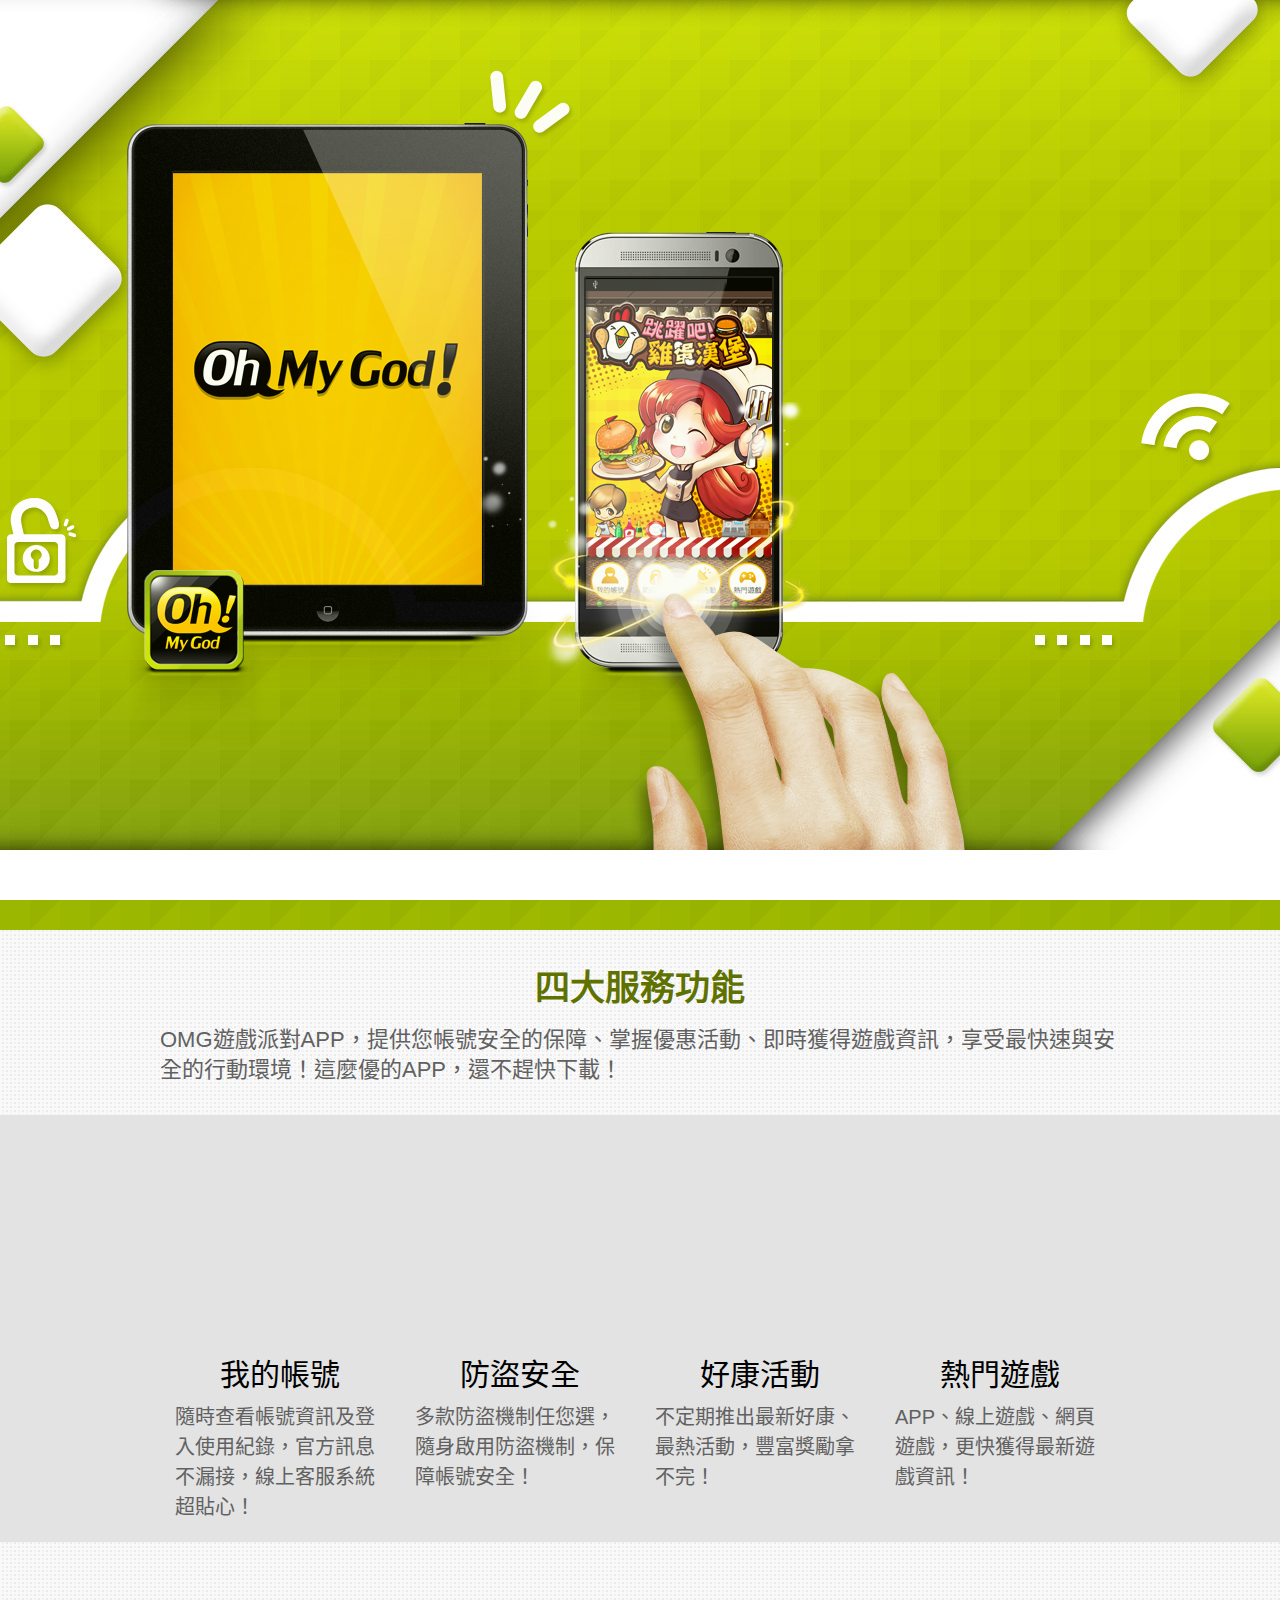
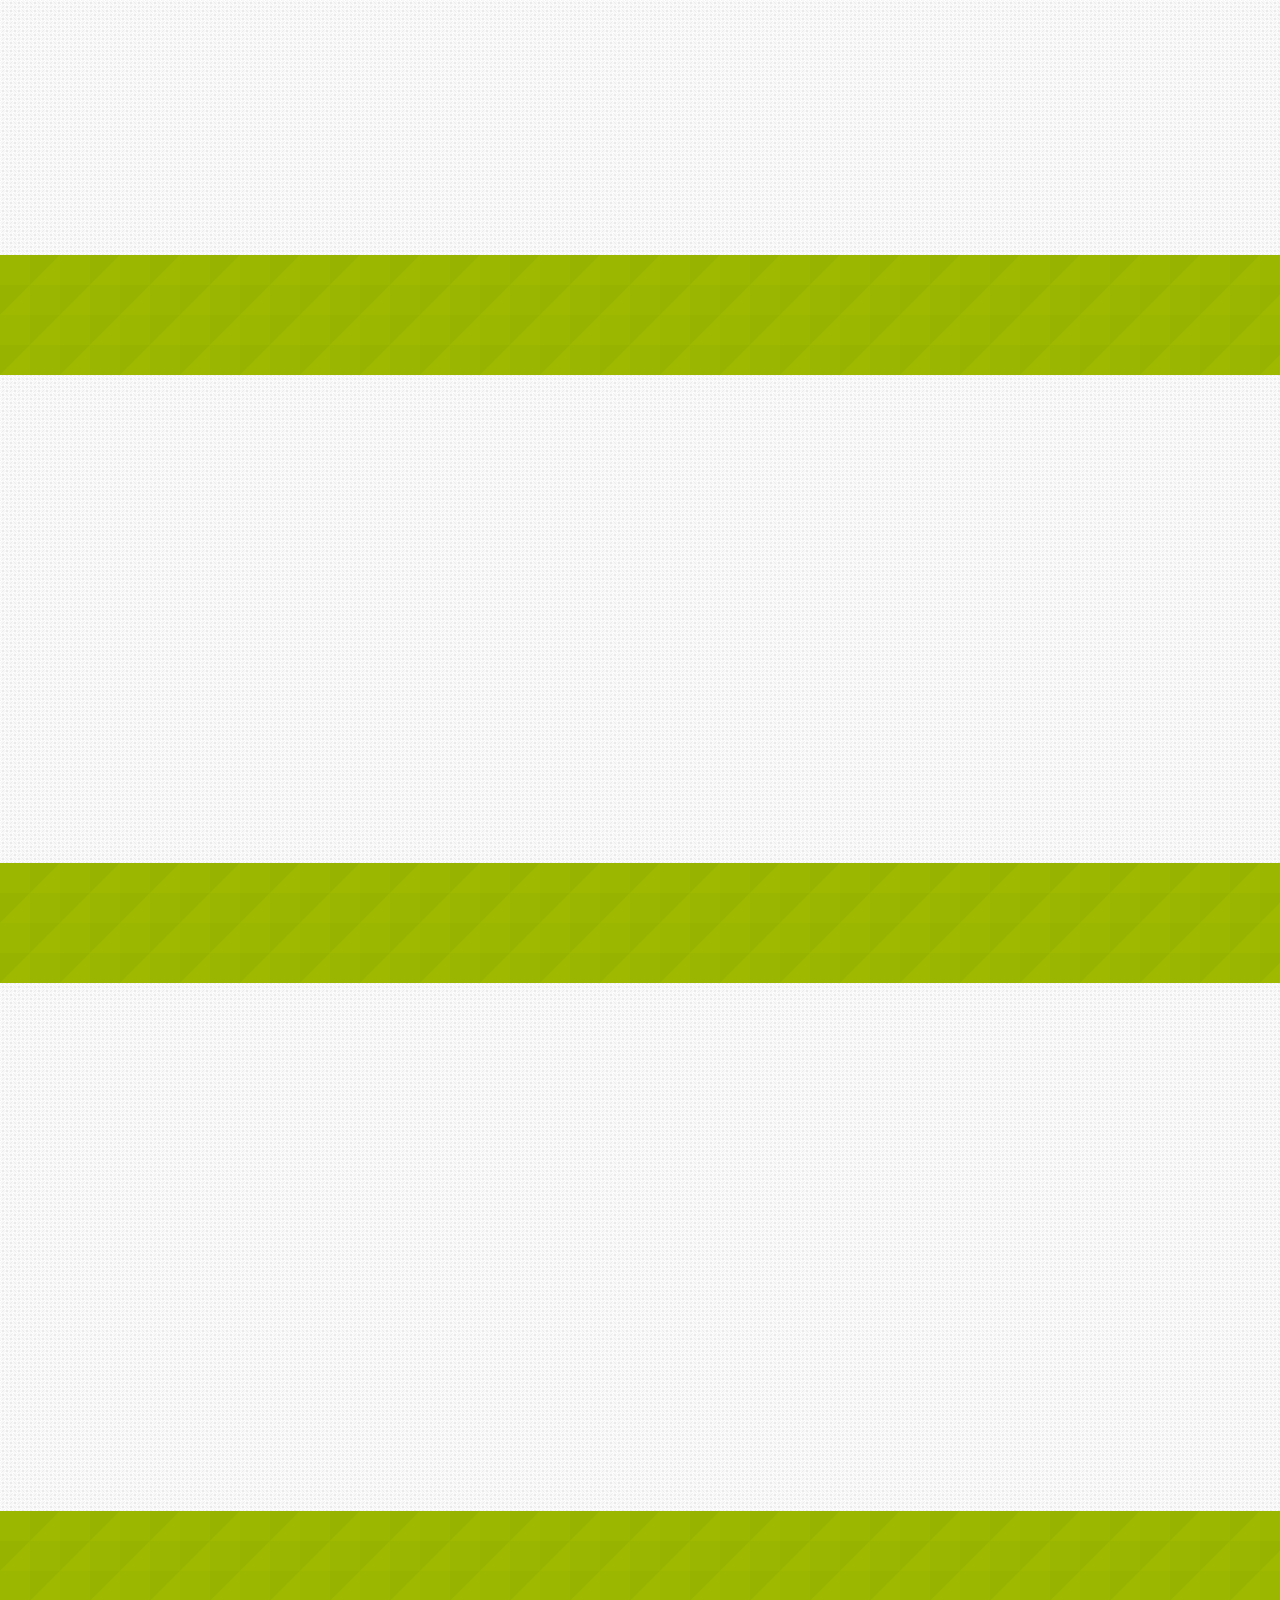
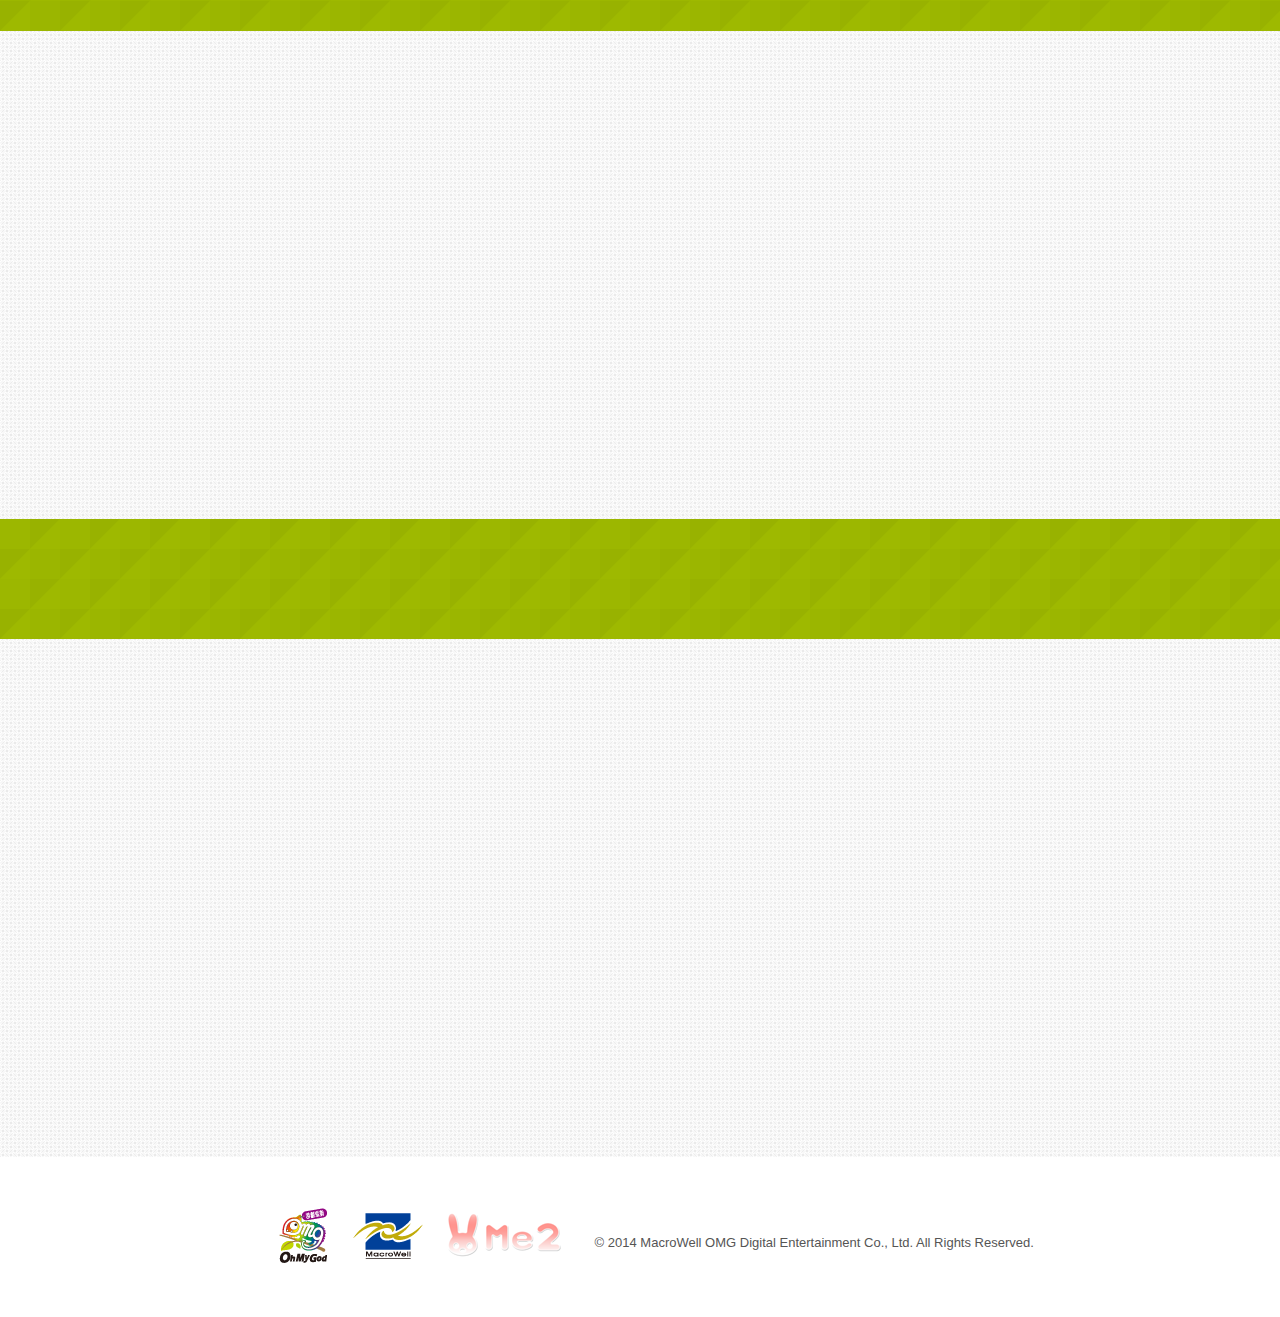
<file: index.html>
<!DOCTYPE html>
<html lang="zh-TW">
<head>
<meta charset="UTF-8">
<meta http-equiv="X-UA-Compatible" content="IE=8" />
<meta name="viewport" content="width=480, maximum-scale=1.0, target-densitydpi=device-dpi,user-scalable=no" />
<meta name="apple-mobile-web-app-capable" content="yes" />
<title>OhMyGod! App</title>
<link rel="stylesheet" href="css/stylesheet.css">

<script src="js/jquery.min.js"></script>
<script src="js/jquery-ui.min.js"></script>
<script src="js/animator.min.js"></script>
<script src="js/gotop.min.js"></script>
<!--[if lt IE 9]>
  <script src="/Scripts/html5shiv.js"></script>
  <script src="/Scripts/respond.min.js"></script>
<![endif]-->
</head>
<body>
<div class="header text-center">
	<div class="container jumbotron">
		<div class="sprite jb-tablet m-hidden"><span></span></div>
		<div class="sprite jb-phone m-hidden"><span></span></div>
		<div class="sprite jb-title"><h1 class="hidden-text">Oh My God! APP</h1></div>
		<div class="sprite jb-slogan"><div>延伸OMG的服務，<br>提供「便利、快速、安全」的行動環境！<p>快樂ING，盡在OMG！</p></div></div>
		<ul class="sprite jb-btn-group m-hidden">
			<li class="dl-android">
				<a href="https://play.google.com/store/apps/details?id=tw.macrowell.apps.omg" class="btn" target="_blank"></a>
				<div class="qrcode"></div>
			</li>
			<li class="dl-ios">
				<a href="#" class="btn" target="_blank"></a>
				<div class="qrcode"></div>
			</li><li class="dl-appmaster">
				<a href="http://android.app-master.com.tw/market/info/info/36" class="btn" target="_blank"></a>
				<div class="qrcode"></div>
			</li>
		</ul>
		<div class="jb-btn-group-m m-display">
			<a href="#" class="dl-ios"></a><a href="https://play.google.com/store/apps/details?id=tw.macrowell.apps.omg" class="dl-android" target="_blank"></a>
		</div>
		<div class="jb-tnp m-display">
		</div>
	</div>
</div>
<div class="bg-green"></div>
<div class="feature text-center">
	<div class="container">
		<div class="btn-gotop m-hidden"></div>
		<h2>四大服務功能</h2>
		<p class="feature-summary">OMG遊戲派對APP，提供您帳號安全的保障、掌握優惠活動、即時獲得遊戲資訊，享受最快速與安全的行動環境！這麼優的APP，還不趕快下載！
		</p>
	</div>
	<div class="feature-desc text-center">
		<div class="container">
			<ul>
				<li>
					<i class="ficon icon-account" data-target="#account"></i>
					<h3>我的帳號</h3>
					<p>隨時查看帳號資訊及登入使用紀錄，官方訊息不漏接，線上客服系統超貼心！</p>
				</li><li>
					<i class="ficon icon-secruity" data-target="#secruity"></i>
					<h3>防盜安全</h3>
					<p>多款防盜機制任您選，隨身啟用防盜機制，保障帳號安全！</p>
				</li><li>
					<i class="ficon icon-events" data-target="#events"></i>
					<h3>好康活動</h3>
					<p>不定期推出最新好康、最熱活動，豐富獎勵拿不完！</p>
				</li><li>
					<i class="ficon icon-games" data-target="#games"></i>
					<h3>熱門遊戲</h3>
					<p>APP、線上遊戲、網頁遊戲，更快獲得最新遊戲資訊！</p>
				</li>
			</ul>
		</div>
	</div>
	<div class="banner-wrapper"><a href="#" target="_blank"><img src="img/banner.jpg" class="responsive" alt="ad banner"></a></div>
</div>
<div class="feature-unit text-center" id="account">
	<div class="bg-green"></div>
	<div class="container">
		<div class="feature-unit-content feature-unit-rightimg feature-unit-1">
			<div class="feature-unit-text">
				<h3><i class="ftitle"></i>隨時管理<span>帳號超方便</span></h3>
				<p>隨時隨地查看帳號資料，接收最新會員資訊，掌握帳號的登入記錄，立即性線上客服回報系統。</p>
			</div>
			<div class="sprite feature-unit-image">
				<div class="img-frame"><div class="img-lens"><img src="img/featureimg_1s.png"></div></div>
			</div>
		</div>

	</div>
</div>
<div class="feature-unit text-center" id="secruity">
	<div class="bg-green"></div>
	<div class="container">
		<div class="feature-unit-content feature-unit-leftimg feature-unit-2">
			<div class="feature-unit-text">
				<h3><i class="ftitle"></i>個資安全<span>防盜超安心</span></h3>
				<p>擁有「OTP動態密碼鎖」、「防盜卡」、「電話鎖」三款強大的防盜機制，保障您的帳號安全不被盜用，從此帳號被盜的問題說掰掰!<br>
				<a href="#" target="_blank">>> 防盜功能操作說明</a></p>
			</div>
			<div class="sprite feature-unit-image">
				<div class="img-frame"><div class="img-lens"><img src="img/featureimg_2s.png"></div></div>
			</div>
		</div>
		
	</div>
</div>
<div class="feature-unit text-center" id="events">
	<div class="bg-green"></div>
	<div class="container">
		<div class="feature-unit-content feature-unit-rightimg feature-unit-3">
			<div class="feature-unit-text">
				<h3><i class="ftitle"></i>互動樂趣<span>好康等你拿</span></h3>
				<p>不定期推出「下載任務」、「限時領取」等多種好康活動，等您參加拿獎勵!</p>
			</div>
			<div class="sprite feature-unit-image">
				<div class="img-frame"><div class="img-lens"><img src="img/featureimg_3s.png"></div></div>
			</div>
		</div>

	</div>
</div>
<div class="feature-unit text-center" id="games">
	<div class="bg-green"></div>
	<div class="container">
		<div class="feature-unit-content feature-unit-leftimg feature-unit-4">
			<div class="feature-unit-text">
				<h3><i class="ftitle"></i>熱門遊戲<span>報你知</span></h3>
				<p>不管是線上遊戲、APP、網頁遊戲，Oh My God！APP都提供最新最好玩的遊戲資訊，時時關注讓您成為遊戲通。</p>
			</div>
			<div class="sprite feature-unit-image">
				<div class="img-frame"><div class="img-lens"><img src="img/featureimg_4s.png"></div></div>
			</div>
		</div>
	</div>
</div>
<div class="footer text-center">
	<div class="container">
		<ul class="logo-list">
			<li><a href="http://www.omg.com.tw/" target="_blank" class="logo-omg"></a></li>
			<li><a href="http://www.macrowell.com.tw/" target="_blank" class="logo-macrowell"></a></li>
			<li><a href="http://www.me2.com.tw/" target="_blank" class="logo-me2"></a></li>
		</ul>
		<p class="copyright-declaim">&copy; 2014 MacroWell OMG Digital Entertainment Co., Ltd. All Rights Reserved.</p>
	</div>
</div>
</body>
</html>
</file>
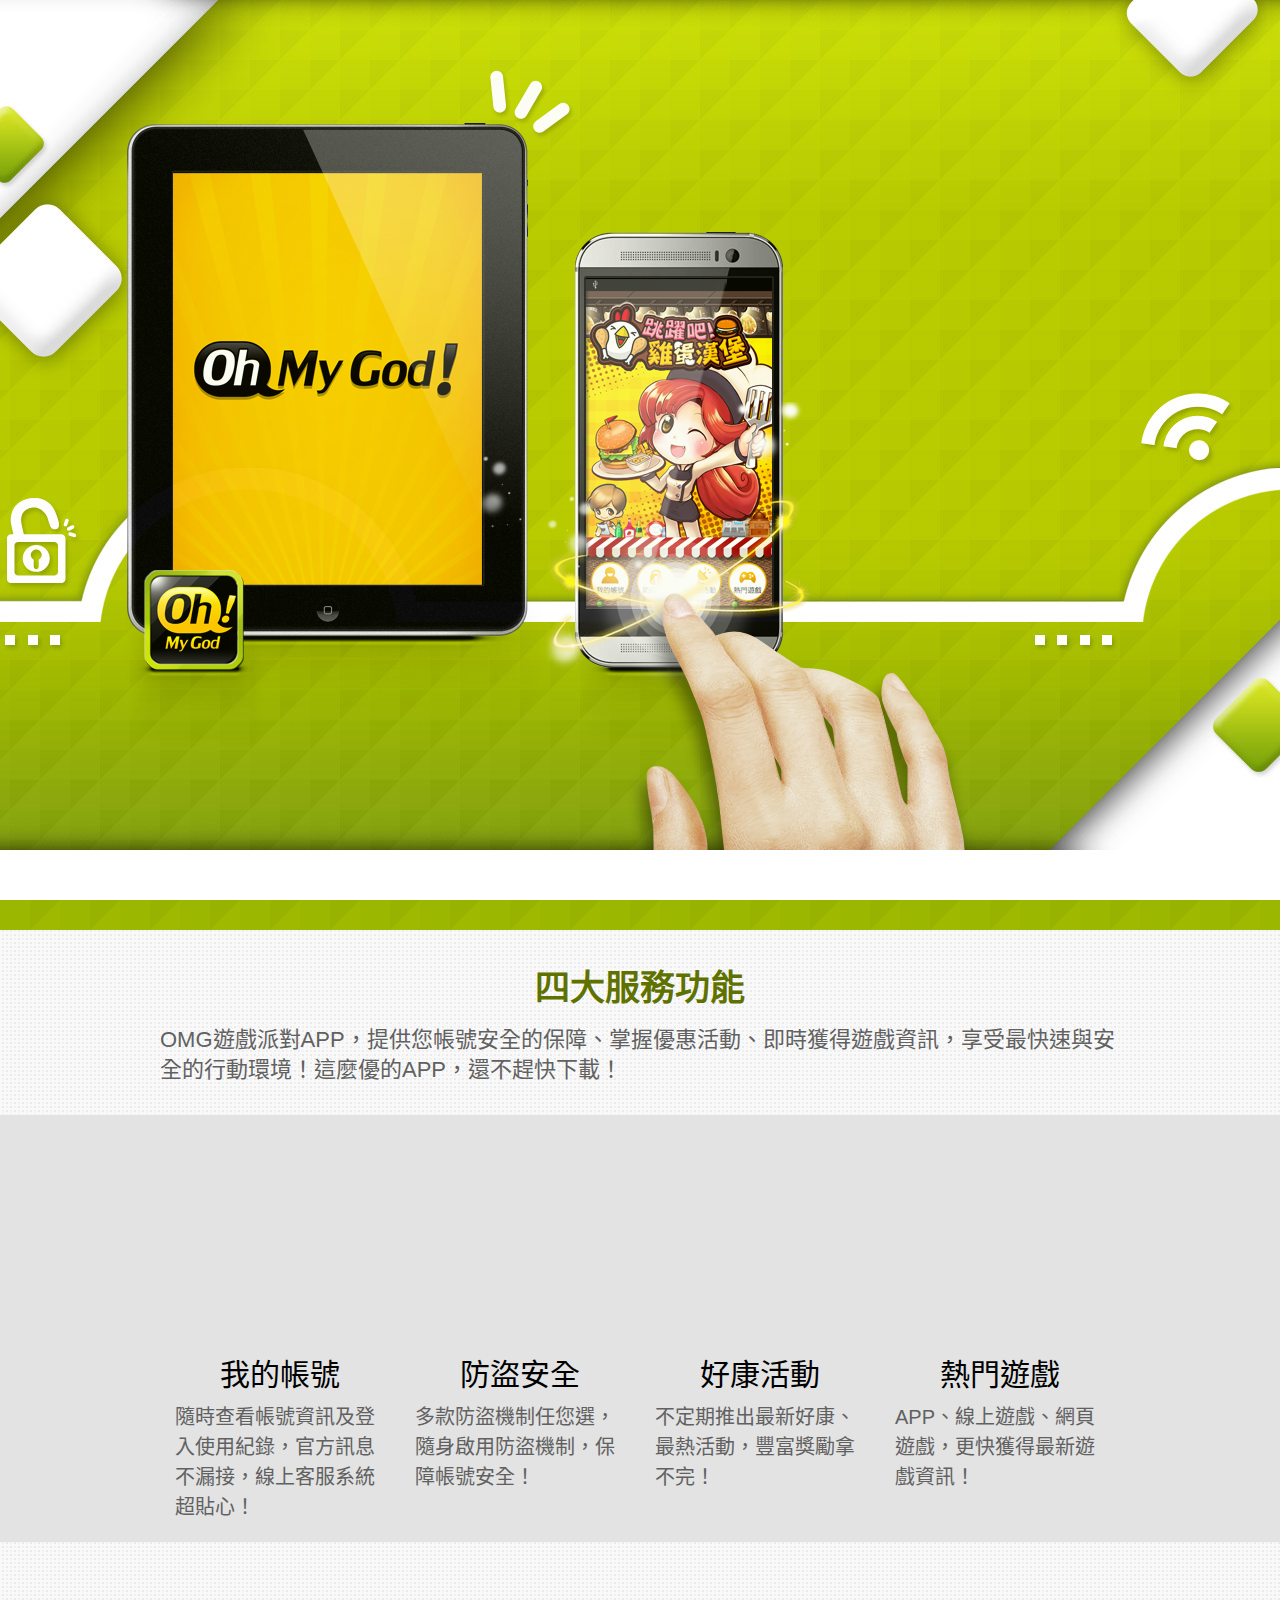
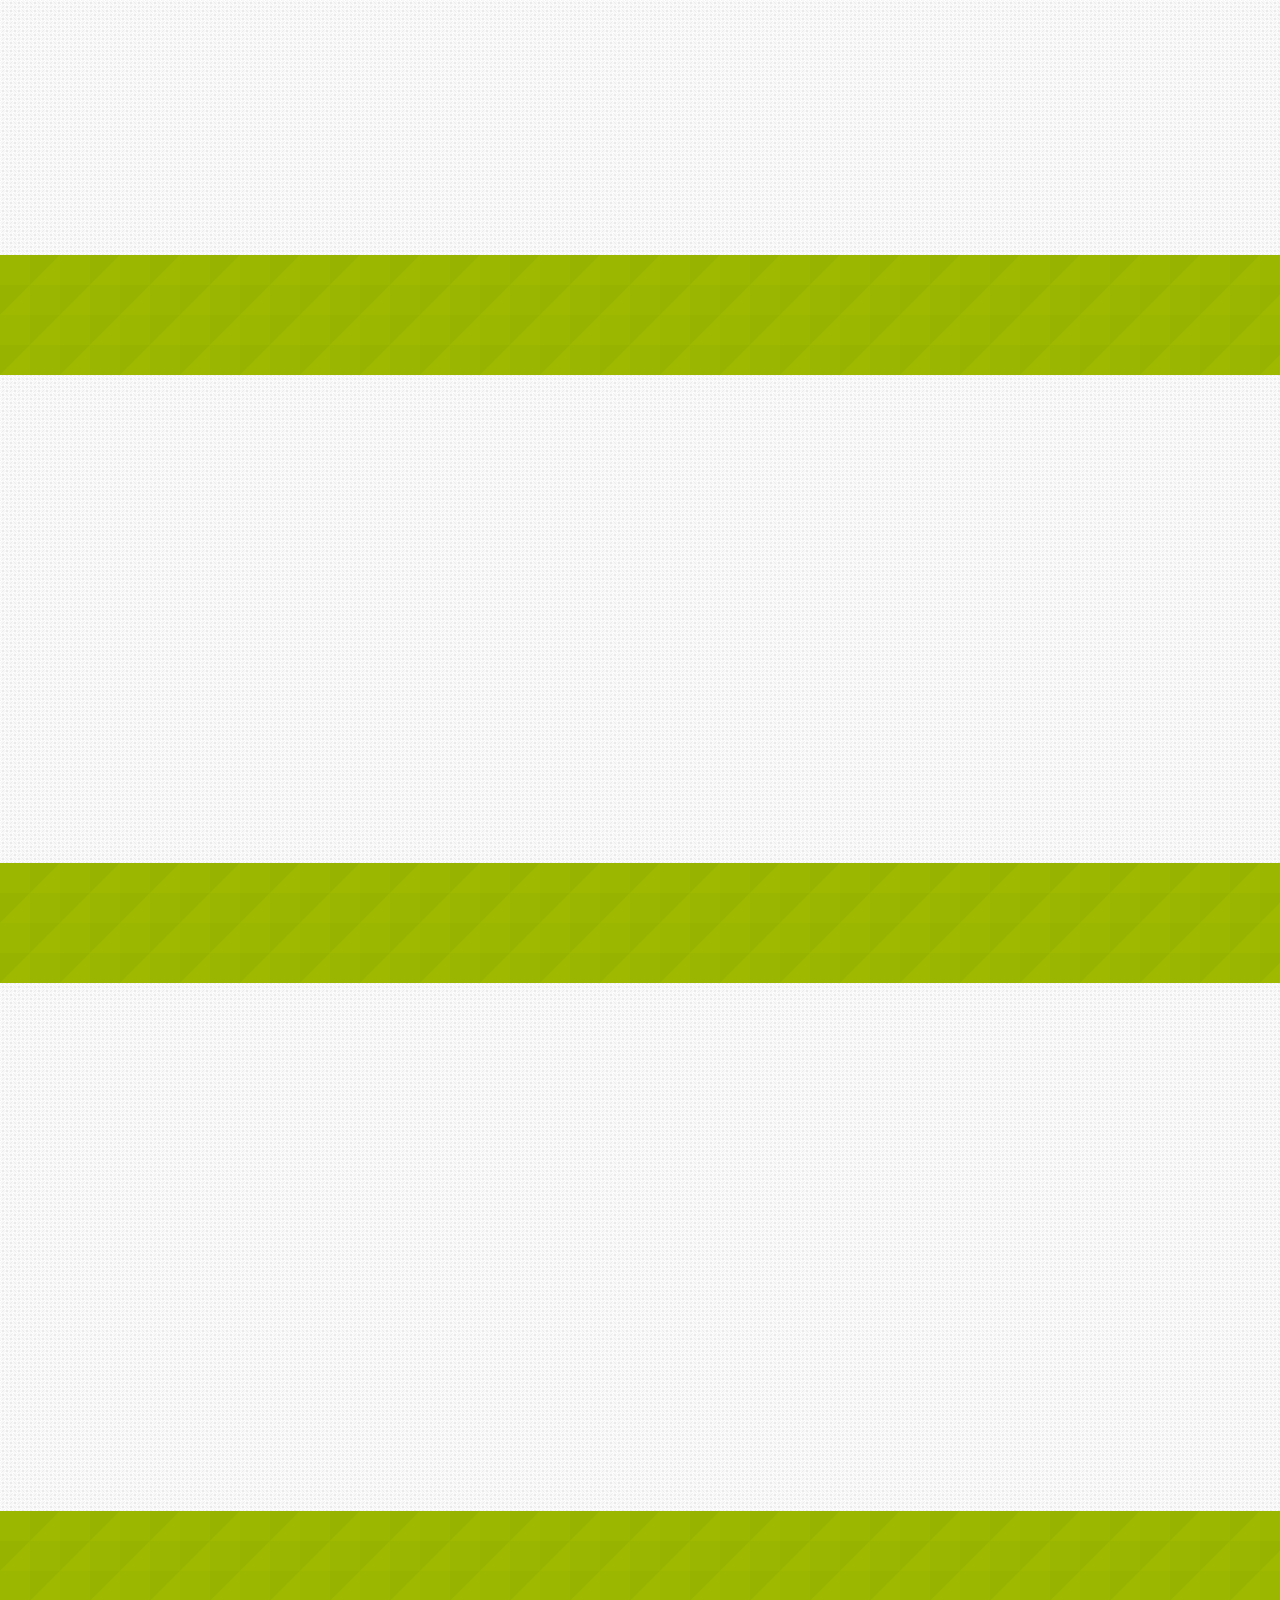
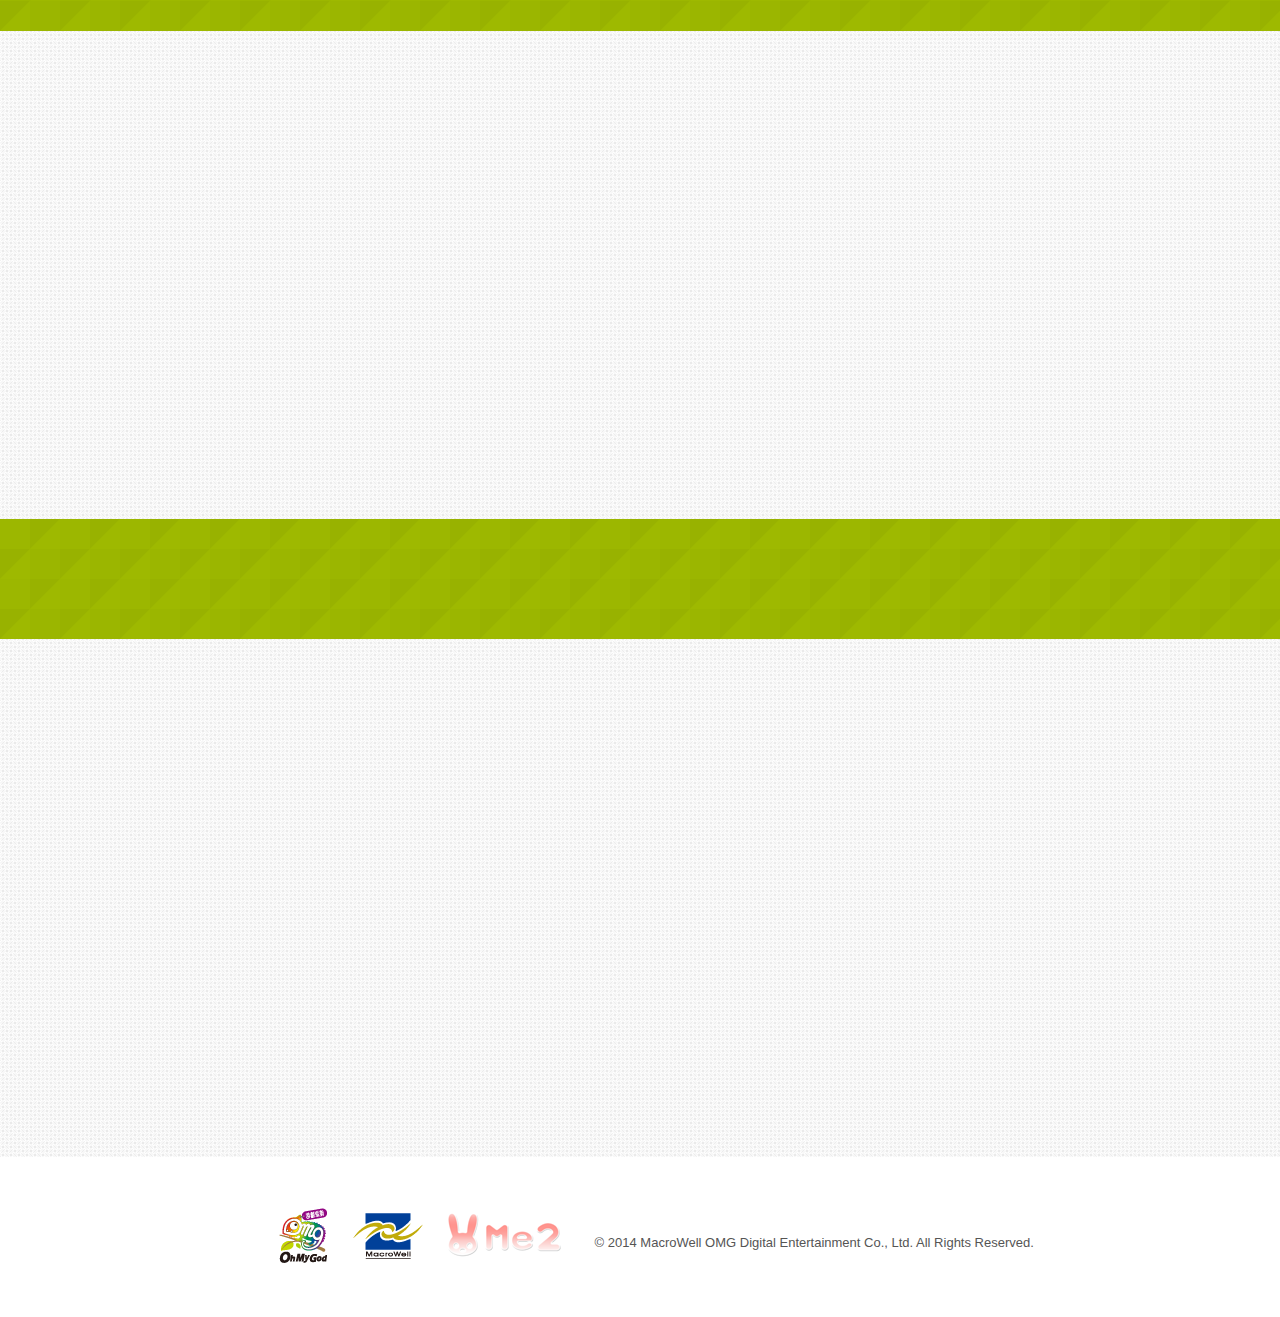
<file: index0.html>
<!DOCTYPE html>
<html lang="zh-TW">
<head>
<meta charset="UTF-8">
<meta http-equiv="X-UA-Compatible" content="IE=8" />
<meta name="viewport" content="width=480, maximum-scale=1.0, target-densitydpi=device-dpi,user-scalable=no" />
<meta name="apple-mobile-web-app-capable" content="yes" />
<title>OhMyGod! App</title>
<link rel="stylesheet" href="css/stylesheet.css">

<script src="js/jquery.min.js"></script>
<script src="js/jquery-ui.min.js"></script>
<script src="js/animator.min.js"></script>
<script src="js/gotop.min.js"></script>
<!--[if lt IE 9]>
  <script src="/Scripts/html5shiv.js"></script>
  <script src="/Scripts/respond.min.js"></script>
<![endif]-->
</head>
<body>
<div class="header text-center">
	<div class="container jumbotron">
		<div class="sprite jb-tablet m-hidden"><span></span></div>
		<div class="sprite jb-phone m-hidden"><span></span></div>
		<div class="sprite jb-title"><h1 class="hidden-text">Oh My God! APP</h1></div>
		<div class="sprite jb-slogan"><div>延伸OMG的服務，<br>提供「便利、快速、安全」的行動環境！<p>快樂ING，盡在OMG！</p></div></div>
		<ul class="sprite jb-btn-group m-hidden">
			<li class="dl-android">
				<a href="https://play.google.com/store/apps/details?id=tw.macrowell.apps.omg" class="btn" target="_blank"></a>
				<div class="qrcode"></div>
			</li>
			<li class="dl-ios">
				<a href="https://itunes.apple.com/tw/app/xun-long-xing-ba-ke/id949739366?mt=8" class="btn" target="_blank"></a>
				<div class="qrcode"></div>
			</li><li class="dl-appmaster">
				<a href="http://android.app-master.com.tw/market/info/info/36" class="btn" target="_blank"></a>
				<div class="qrcode"></div>
			</li>
		</ul>
		<div class="jb-btn-group-m m-display">
			<a href="#" class="dl-ios"></a><a href="https://play.google.com/store/apps/details?id=tw.macrowell.apps.omg" class="dl-android" target="_blank"></a>
		</div>
		<div class="jb-tnp m-display">
		</div>
	</div>
</div>
<div class="bg-green"></div>
<div class="feature text-center">
	<div class="container">
		<div class="btn-gotop m-hidden"></div>
		<h2>四大服務功能</h2>
		<p class="feature-summary">OMG遊戲派對APP，提供您帳號安全的保障、掌握優惠活動、即時獲得遊戲資訊，享受最快速與安全的行動環境！這麼優的APP，還不趕快下載！
		</p>
	</div>
	<div class="feature-desc text-center">
		<div class="container">
			<ul>
				<li>
					<i class="ficon icon-account" data-target="#account"></i>
					<h3>我的帳號</h3>
					<p>隨時查看帳號資訊及登入使用紀錄，官方訊息不漏接，線上客服系統超貼心！</p>
				</li><li>
					<i class="ficon icon-secruity" data-target="#secruity"></i>
					<h3>防盜安全</h3>
					<p>多款防盜機制任您選，隨身啟用防盜機制，保障帳號安全！</p>
				</li><li>
					<i class="ficon icon-events" data-target="#events"></i>
					<h3>好康活動</h3>
					<p>不定期推出最新好康、最熱活動，豐富獎勵拿不完！</p>
				</li><li>
					<i class="ficon icon-games" data-target="#games"></i>
					<h3>熱門遊戲</h3>
					<p>APP、線上遊戲、網頁遊戲，更快獲得最新遊戲資訊！</p>
				</li>
			</ul>
		</div>
	</div>
	<div class="banner-wrapper"><a href="#" target="_blank"><img src="img/banner.jpg" class="responsive" alt="ad banner"></a></div>
</div>
<div class="feature-unit text-center" id="account">
	<div class="bg-green"></div>
	<div class="container">
		<div class="feature-unit-content feature-unit-rightimg feature-unit-1">
			<div class="feature-unit-text">
				<h3><i class="ftitle"></i>隨時管理<span>帳號超方便</span></h3>
				<p>隨時隨地查看帳號資料，接收最新會員資訊，掌握帳號的登入記錄，立即性線上客服回報系統。</p>
			</div>
			<div class="sprite feature-unit-image">
				<div class="img-frame"><div class="img-lens"><img src="img/featureimg_1s.png"></div></div>
			</div>
		</div>

	</div>
</div>
<div class="feature-unit text-center" id="secruity">
	<div class="bg-green"></div>
	<div class="container">
		<div class="feature-unit-content feature-unit-leftimg feature-unit-2">
			<div class="feature-unit-text">
				<h3><i class="ftitle"></i>個資安全<span>防盜超安心</span></h3>
				<p>擁有「OTP動態密碼鎖」、「防盜卡」、「電話鎖」三款強大的防盜機制，保障您的帳號安全不被盜用，從此帳號被盜的問題說掰掰!<br>
				<a href="#" target="_blank">>> 防盜功能操作說明</a></p>
			</div>
			<div class="sprite feature-unit-image">
				<div class="img-frame"><div class="img-lens"><img src="img/featureimg_2s.png"></div></div>
			</div>
		</div>
		
	</div>
</div>
<div class="feature-unit text-center" id="events">
	<div class="bg-green"></div>
	<div class="container">
		<div class="feature-unit-content feature-unit-rightimg feature-unit-3">
			<div class="feature-unit-text">
				<h3><i class="ftitle"></i>互動樂趣<span>好康等你拿</span></h3>
				<p>不定期推出「下載任務」、「限時領取」等多種好康活動，等您參加拿獎勵!</p>
			</div>
			<div class="sprite feature-unit-image">
				<div class="img-frame"><div class="img-lens"><img src="img/featureimg_3s.png"></div></div>
			</div>
		</div>

	</div>
</div>
<div class="feature-unit text-center" id="games">
	<div class="bg-green"></div>
	<div class="container">
		<div class="feature-unit-content feature-unit-leftimg feature-unit-4">
			<div class="feature-unit-text">
				<h3><i class="ftitle"></i>熱門遊戲<span>報你知</span></h3>
				<p>不管是線上遊戲、APP、網頁遊戲，Oh My God！APP都提供最新最好玩的遊戲資訊，時時關注讓您成為遊戲通。</p>
			</div>
			<div class="sprite feature-unit-image">
				<div class="img-frame"><div class="img-lens"><img src="img/featureimg_4s.png"></div></div>
			</div>
		</div>
	</div>
</div>
<div class="footer text-center">
	<div class="container">
		<ul class="logo-list">
			<li><a href="http://www.omg.com.tw/" target="_blank" class="logo-omg"></a></li>
			<li><a href="http://www.macrowell.com.tw/" target="_blank" class="logo-macrowell"></a></li>
			<li><a href="http://www.me2.com.tw/" target="_blank" class="logo-me2"></a></li>
		</ul>
		<p class="copyright-declaim">&copy; 2014 MacroWell OMG Digital Entertainment Co., Ltd. All Rights Reserved.</p>
	</div>
</div>
</body>
</html>
</file>
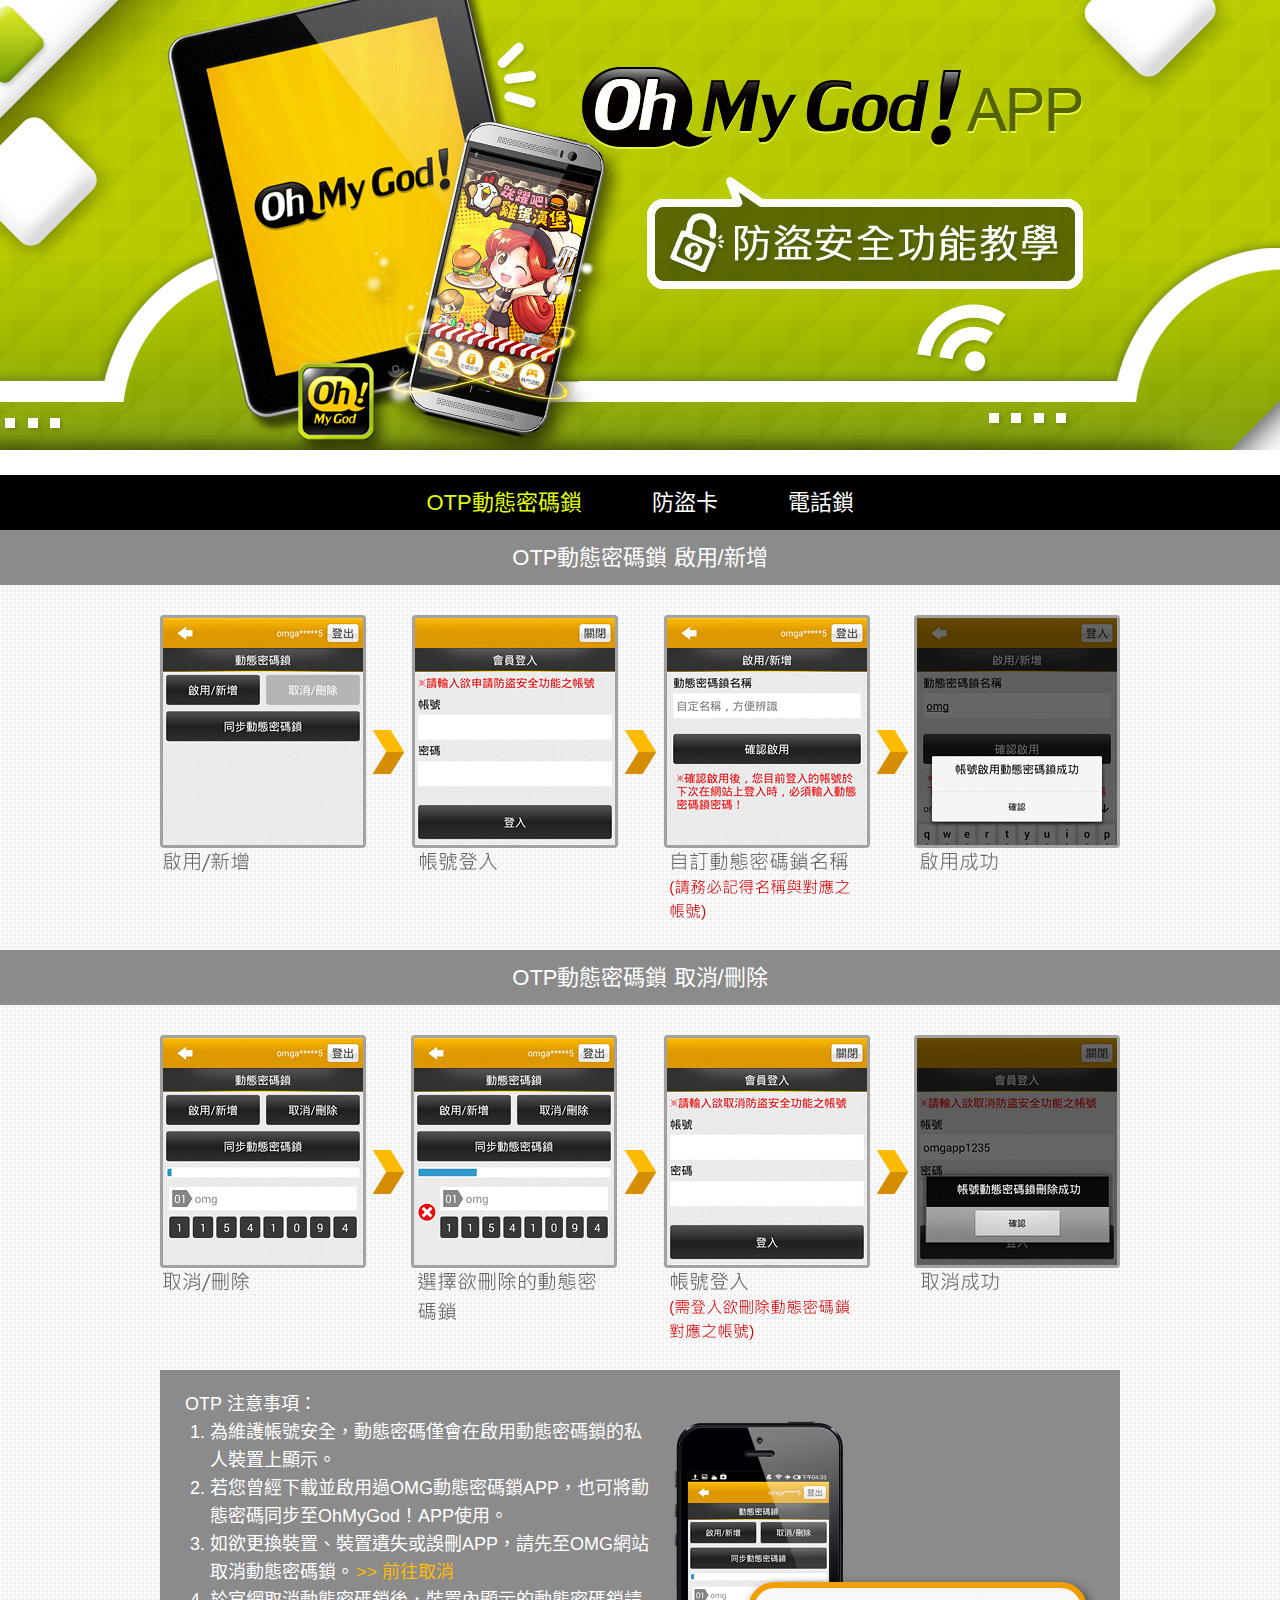
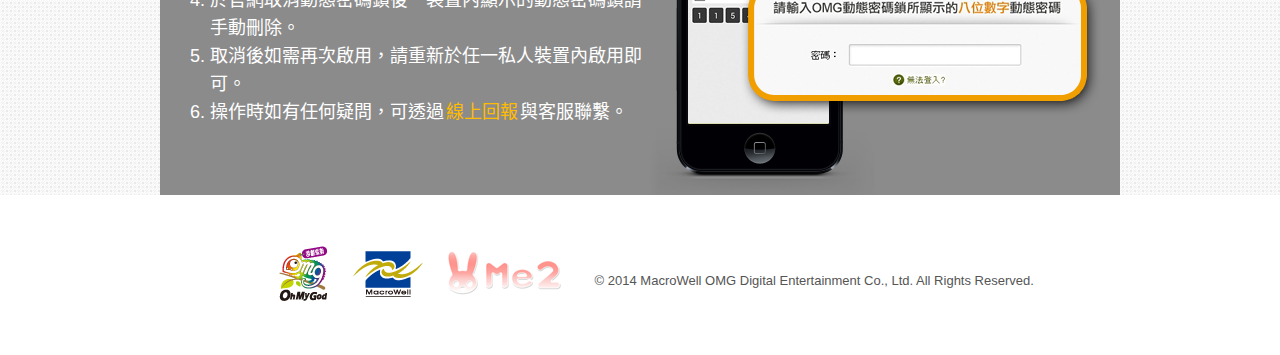
<file: secruity_intro.html>
<!DOCTYPE html>
<html lang="zh-TW">
<head>
<meta charset="UTF-8">
<title>OhMyGod! APP 防盜功能教學</title>
<meta http-equiv="X-UA-Compatible" content="IE=8" />
<meta name="viewport" content="width=480, maximum-scale=1.0, target-densitydpi=device-dpi,user-scalable=no" />
<script src="js/jquery.min.js"></script>
<script src="js/jquery-ui.min.js"></script>
<script src="js/gotop.min.js"></script>
<link rel="stylesheet" href="css/secruity-intro.css">
</head>
<body>
<div class="header text-center">
	<div class="text-center jumbotron">
		<div class="container">
			<div class="btn-gotop m-hidden"></div>
		</div>
	</div>
	<div class="nav">
		<div class="jumbotron-m m-display">
			<h1>OhMyGod! APP防盜功能教學</h1>
		</div>
		<ul class="nav-list">
			<li class="active" data-target="1"><a href="#">OTP動態密碼鎖</a></li><li data-target="2"><a href="#">防盜卡</a></li><li data-target="3"><a href="#">電話鎖</a></li>
		</ul>
	</div>
</div>

<div class="content active" id="section1">
	<h2>OTP動態密碼鎖 啟用/新增</h2>
	<div class="container">
		<div class="img-progress img-progress-sizeA img-progress-1"></div>
		<img src="img/si_img1_m.jpg" class="img-progress-m m-display" >
	</div>
	<h2>OTP動態密碼鎖 取消/刪除</h2>
	<div class="container">
		<div class="img-progress img-progress-sizeA img-progress-2"></div>
		<img src="img/si_img2_m.jpg" class="img-progress-m m-display" >
		<div class="warning">
			<h3>OTP 注意事項：</h3>
			<ol>
				<li>為維護帳號安全，動態密碼僅會在啟用動態密碼鎖的私人裝置上顯示。</li>
				<li>若您曾經下載並啟用過OMG動態密碼鎖APP，也可將動態密碼同步至OhMyGod！APP使用。</li>
				<li>如欲更換裝置、裝置遺失或誤刪APP，請先至OMG網站取消動態密碼鎖。<a href="//www.omg.com.tw/Code/Member/DynamicKey_Cancel.aspx" target="_blank">>> 前往取消</a></li>
				<li>於官網取消動態密碼鎖後．裝置內顯示的動態密碼鎖請手動刪除。</li>
				<li>取消後如需再次啟用，請重新於任一私人裝置內啟用即可。</li>
				<li>操作時如有任何疑問，可透過<a href="http://www.omg.com.tw/Code/Service/Reply.aspx" target="_blank">線上回報</a>與客服聯繫。</li> 
			</ol>
			<img src="img/si_img3_w.png" class="img-warning" >
		</div>
	</div>
</div>
<div class="content" id="section2">
	<h2>防盜卡 啟用/新增</h2>
	<div class="container">
		<div class="img-progress img-progress-sizeC img-progress-4"></div>
		<img src="img/si_img4_m.jpg" class="img-progress-m m-display" >
	</div>
	<h2>防盜卡 取消/刪除</h2>
	<div class="container">
		<div class="img-progress img-progress-sizeA img-progress-5"></div>
		<img src="img/si_img5_m.jpg" class="img-progress-m m-display" >
		<div class="warning">
			<h3>防盜卡 注意事項：</h3>
			<ol>
				<li>如帳號已啟用防盜卡，只要輸入防盜卡序號，即可將30組防盜密碼顯示於您的私人裝置上。</li>
				<li>如帳號未啟用防盜卡，輸入防盜卡序號後即可順利啟用，並將30組防盜密碼顯示於您的私人裝置上。</li>
				<li>若您於官網申請啟用之防盜卡，未於您的裝置上面新增，則將限於官網才能取消防盜卡功能。</li>
				<li>如裝置遺失，為維護帳號安全，建議您至OMG網站取消或更換防盜卡。<a href="//www.omg.com.tw/Code/Member/Guard_Cancel.aspx" target="_blank">>> 前往取消</a></li>
				<li取消後如需再次啟用，請重新於任一私人裝置內持新的防盜卡序號啟用或重新申請即可。</li>
				<li>操作時如有任何疑問，可透過<a href="http://www.omg.com.tw/Code/Service/Reply.aspx" target="_blank">線上回報</a>與客服聯繫。</li> 
			</ol>
			<img src="img/si_img6_w.png" class="img-warning" >
		</div>
	</div>
</div>
<div class="content" id="section3">
	<h2>電話鎖 啟用</h2>
	<div class="container">
		<div class="img-progress img-progress-sizeB img-progress-7"></div>
		<img src="img/si_img7_m.jpg" class="img-progress-m m-display" >
	</div>
	<h2>電話鎖 取消</h2>
	<div class="container">
		<div class="img-progress img-progress-sizeA img-progress-8"></div>
		<img src="img/si_img8_m.jpg" class="img-progress-m m-display" >
		<div class="warning">
			<h3>電話鎖 注意事項：</h3>
			<ol>
				<li>如您的裝置內有插入SIM卡，可一鍵撥打電話鎖開通專線。</li>
				<li>若已撥打開通專線，卻無法順利登入，請先確認登入帳號啟用之電話號碼與使用撥打的號碼是否相符。</li>
				<li>如裝置遺失，為維護帳號安全，建議您至OMG網站取消電話鎖。</li>
				<li>請特別留意，若於官網上申請電話鎖，將限於官網才能取消電話鎖功能。<a href="http://www.omg.com.tw/Code/Member/PhoneLock_Cancel.aspx" target="_blank">>> 前往取消</a></li>
				<li>操作時如有任何疑問，可透過<a href="http://www.omg.com.tw/Code/Service/Reply.aspx" target="_blank">線上回報</a>與客服聯繫。</li>
			</ol>
			<img src="img/si_img9_w.png" class="img-warning" >
		</div>
	</div>
</div>
	
<div class="footer text-center">
	<div class="container">
		<ul class="logo-list">
			<li><a href="http://www.omg.com.tw/" target="_blank" class="logo-omg"></a></li>
			<li><a href="http://www.macrowell.com.tw/" target="_blank" class="logo-macrowell"></a></li>
			<li><a href="http://www.me2.com.tw/" target="_blank" class="logo-me2"></a></li>
		</ul>
		<p class="copyright-declaim">&copy; 2014 MacroWell OMG Digital Entertainment Co., Ltd. All Rights Reserved.</p>
	</div>
</div>

<script>
// SWITCH CONTENT DIV VIA NAV
$('.nav-list li').click(function(){
	if( !$(this).hasClass('active') ) {
		$(this).addClass('active').siblings().removeClass('active');
		var targetId = '#section'+ $(this).data('target');
		$('.content').hide().removeClass('active');
		$(targetId).show().addClass('active');
		return false;
	}
});
</script>
</body>
</html>
</file>
<file: css/stylesheet.css>
@charset "UTF-8";
@charest "utf-8";
/* http://meyerweb.com/eric/tools/css/reset/ 
   v2.0 | 20110126
   License: none (public domain)
*/
html, body, div, span, applet, object, iframe, h1, h2, h3, h4, h5, h6, p, blockquote, pre, a, abbr, acronym, address, big, cite, code, del, dfn, em, img, ins, kbd, q, s, samp, small, strike, strong, sub, sup, tt, var, b, u, i, center, dl, dt, dd, ol, ul, li, fieldset, form, label, legend, table, caption, tbody, tfoot, thead, tr, th, td, article, aside, canvas, details, embed, figure, figcaption, footer, header, hgroup, menu, nav, output, ruby, section, summary, time, mark, audio, video {
  margin: 0;
  padding: 0;
  border: 0;
  font-size: 100%;
  font: inherit;
  vertical-align: baseline;
}

/* HTML5 display-role reset for older browsers */
article, aside, details, figcaption, figure, footer, header, hgroup, menu, nav, section {
  display: block;
}

body {
  line-height: 1;
}

ol, ul {
  list-style: none;
}

blockquote, q {
  quotes: none;
}

blockquote:before, blockquote:after {
  content: '';
  content: none;
}

q:before, q:after {
  content: '';
  content: none;
}

table {
  border-collapse: collapse;
  border-spacing: 0;
}

body {
  font-family: "微軟正黑體", Arial;
  background: url(../img/bg_dot.gif) repeat;
}

.container {
  width: 960px;
}

.btn-gotop {
  z-index: 99;
  cursor: pointer;
  width: 99px;
  height: 98px;
  background: url(../img/gotop.png) no-repeat center;
  position: absolute;
  margin-left: 965px;
}

/*  PUBLIC CLASS */
.sprite {
  float: left;
  position: relative;
  height: 0px;
}
.sprite span, .sprite h1 {
  display: inline-block;
}

.btn {
  display: inline-block;
}

.hidden-text {
  text-indent: -9999px;
}

.text-center {
  text-align: center;
}
.text-center > * {
  margin-left: auto;
  margin-right: auto;
}

.m-display {
  display: none;
}

.footer {
  height: 120px;
  overflow: hidden;
  background: #fff;
  padding: 40px 0 0 0;
}

.logo-list, .copyright-declaim {
  display: inline-block;
}

.logo-list {
  width: 314px;
  height: 80px;
  background: url(../img/footer_logos.png) no-repeat center;
  text-align: left;
}
.logo-list li {
  display: inline-block;
}
.logo-list a {
  display: inline-block;
}
.logo-list a.logo-omg, .logo-list a.logo-macrowell {
  width: 85px;
  height: 80px;
}
.logo-list a.logo-me2 {
  width: 132px;
  height: 80px;
}

.copyright-declaim {
  font-size: 13px;
  color: #555;
  position: relative;
  bottom: 30px;
  left: 15px;
}

/* customization */
.header {
  background: url(../img/headerbg_w.jpg) center top;
}

.jumbotron {
  height: 900px;
  background: url(../img/headerbg_w.jpg) center top;
}

.bg-dot {
  background: url(../img/bg_dot.gif) repeat;
}

.bg-green {
  background: url(../img/bg_green.gif) repeat;
  min-height: 30px;
}

h2 {
  font-size: 35px;
  font-weight: bold;
}

.jb-tablet {
  top: 70px;
}
.jb-tablet span {
  width: 461px;
  height: 676px;
  background: url(../img/jb_tablet.png) center;
}

.jb-phone {
  top: 232px;
  left: 245px;
}
.jb-phone span {
  width: 503px;
  height: 618px;
  background: url(../img/jb_phone.png) center;
}

.jb-title {
  top: 115px;
  left: 450px;
}

h1 {
  width: 515px;
  height: 97px;
  background: url(../img/header_title.png) center no-repeat;
}

.jb-slogan {
  background: #5f7200;
  -webkit-border-radius: 20px;
  -moz-border-radius: 20px;
  border-radius: 20px;
  height: 99px;
  width: 360px;
  left: 558px;
  top: 230px;
  padding: 8px 18px;
  text-align: left;
  color: #fff;
  font-size: 20px;
  line-height: 30px;
}
.jb-slogan > div {
  overflow: hidden;
}
.jb-slogan p {
  margin-top: 5px;
  font-size: 30px;
  height: auto;
}

.jb-btn-group {
  top: 400px;
  left: 180px;
}
.jb-btn-group li {
  display: inline-block;
  width: 115px;
  height: 40px;
}
.jb-btn-group li a {
  width: 115px;
  height: 40px;
  background: url(../img/btn_dl_w.png) center;
  background-size: 345px auto;
}
.jb-btn-group li a:hover {
  position: relative;
  top: 1px;
}
.jb-btn-group .dl-ios, .jb-btn-group .dl-android {
  margin-right: 15px;
}
.jb-btn-group .dl-android a {
  background-position: -115px 0px;
}
.jb-btn-group .dl-android .qrcode {
  background-position: 0px 0px;
}
.jb-btn-group .dl-ios a {
  background-position: 0px 0px;
}
.jb-btn-group .dl-ios .qrcode {
  background-position: -116px 0px;
}
.jb-btn-group .dl-appmaster a {
  background-position: -230px 0px;
}
.jb-btn-group .dl-appmaster .qrcode {
  background-position: -232px 0px;
}

.qrcode {
  width: 116px;
  height: 116px;
  margin-top: 6px;
  background: url(../img/qrcode.png) center;
}

.feature h2 {
  margin: 40px 0 0px 0;
  color: #5f7200;
}

.feature-summary {
  text-align: left;
  color: #616161;
  font-size: 22px;
  line-height: 30px;
  padding: 20px 0 30px 0;
}

.feature-desc {
  background: #e3e3e3;
}
.feature-desc ul {
  overflow: hidden;
}
.feature-desc ul li {
  float: left;
  padding: 20px 0;
  width: 240px;
}
.feature-desc h3 {
  font-size: 30px;
  padding: 12px 0;
}
.feature-desc p {
  color: #616161;
  text-align: left;
  padding: 0 15px;
  font-size: 20px;
  line-height: 30px;
}

.ficon {
  cursor: pointer;
  display: inline-block;
  width: 210px;
  height: 210px;
  background: url(../img/feature_icons.png) no-repeat center;
  background-size: 840px auto;
}

.icon-account {
  background-position: 0px 0px;
}

.icon-secruity {
  background-position: -210px 0px;
}

.icon-events {
  background-position: -420px 0px;
}

.icon-games {
  background-position: -630px 0px;
}

.banner-wrapper {
  padding: 30px 0;
}

.feature-unit:before, .feature-unit:after {
  content: "";
  display: table;
}
.feature-unit:after {
  clear: both;
}
.feature-unit .bg-green {
  height: 120px;
}

.feature-unit-text {
  padding: 80px 0 270px 0;
  width: 480px;
  text-align: left;
  overflow: hidden;
}
.feature-unit-text h3 {
  font-size: 34px;
  color: #5f7200;
  font-weight: bold;
}
.feature-unit-text h3 span {
  color: #f3a512;
}
.feature-unit-text h3 i {
  position: relative;
  top: 3px;
  margin-right: 10px;
}
.feature-unit-text p {
  font-size: 20px;
  line-height: 30px;
  color: #616161;
  padding: 20px 0;
}

.ftitle {
  display: inline-block;
  width: 33px;
  height: 33px;
}

.feature-unit-image {
  width: 414px;
  bottom: 115px;
  text-align: center;
}
.feature-unit-image .img-frame {
  margin: 0 auto;
}

.img-frame {
  width: 414px;
  height: 556px;
}

.img-lens {
  position: relative;
  text-align: center;
}

.feature-unit-rightimg {
  text-align: left;
}
.feature-unit-rightimg .feature-unit-text {
  float: left;
}
.feature-unit-rightimg .feature-unit-image {
  left: 70px;
}

.feature-unit-leftimg {
  text-align: right;
}
.feature-unit-leftimg .feature-unit-text {
  float: right;
}
.feature-unit-leftimg .feature-unit-text a {
  display: block;
  float: right;
}
.feature-unit-leftimg .feature-unit-text a:visited, .feature-unit-leftimg .feature-unit-text a:link {
  color: #5f7200;
  text-decoration: none;
}
.feature-unit-leftimg .feature-unit-text a:hover {
  color: #f3a512;
}

.feature-unit-1 .img-lens, .feature-unit-2 .img-lens {
  width: 234px;
  height: 230px;
  top: 164px;
}

.feature-unit-3 .img-lens, .feature-unit-4 .img-lens {
  width: 352px;
  height: 136px;
  top: 166px;
}

.feature-unit-1 .ftitle {
  background: url(../img/ftitle_1.png) no-repeat center;
}
.feature-unit-1 .img-frame {
  background: url(../img/featureimg_1.png) no-repeat center;
}

.feature-unit-2 .ftitle {
  background: url(../img/ftitle_2.png) no-repeat center;
}
.feature-unit-2 .img-frame {
  background: url(../img/featureimg_2.png) no-repeat center;
}

.feature-unit-3 .ftitle {
  background: url(../img/ftitle_3.png) no-repeat center;
}
.feature-unit-3 .img-frame {
  background: url(../img/featureimg_3.png) no-repeat center;
}

.feature-unit-4 .ftitle {
  background: url(../img/ftitle_4.png) no-repeat center;
}
.feature-unit-4 .img-frame {
  background: url(../img/featureimg_4.png) no-repeat center;
}

.btn-gotop {
  z-index: 99;
  cursor: pointer;
  display: none;
  width: 99px;
  height: 98px;
  background: url(../img/gotop.png) no-repeat center;
  position: absolute;
  margin-left: 965px;
}

@media only screen and (min-width: 768px) and (max-width: 1024px) {
  body {
    width: 100%;
  }

  .jb-slogan {
    height: 124px;
  }

  .btn-gotop {
    display: none !important;
  }
}
@media screen and (max-width: 641px) {
  img.responsive {
    width: 100%;
    height: auto;
  }

  h1 {
    width: 100%;
    background: 100% auto;
  }

  .m-display {
    display: block;
  }

  .m-hidden {
    display: none;
    top: 0px;
  }

  .container {
    width: 100%;
    overflow: hidden;
  }

  .sprite {
    width: 100%;
    float: none;
    height: auto;
    position: static;
  }

  .jumbotron {
    height: 745px;
    text-align: center;
    background: url(../img/headerbg_m.jpg) no-repeat center;
  }

  .jb-title, .jb-slogan {
    position: static;
    margin: 0 auto;
    width: 90%;
    text-align: center;
  }

  .jb-title {
    margin-top: 15px;
  }

  h1 {
    width: 100%;
    height: 80px;
    background-size: 100% auto;
  }

  .jb-slogan {
    border-radius: none;
    padding: 10px 0px;
    margin-top: 15px;
    margin-bottom: 15px;
    font-size: 18px;
    line-height: 22px;
  }
  .jb-slogan p {
    font-size: 24px;
  }
  .jb-slogan > div {
    padding: 10px;
  }

  .jb-tnp {
    width: 450px;
    height: 410px;
    margin: 0 auto;
    margin-top: 24px;
    background: url(../img/tnp_m.png) no-repeat center;
  }

  .feature-unit-text, .feature-unit-image {
    float: none !important;
    display: block;
    bottom: 0px;
  }
  .feature-unit-text:before, .feature-unit-text:after, .feature-unit-image:before, .feature-unit-image:after {
    content: "";
    display: table;
  }
  .feature-unit-text:after, .feature-unit-image:after {
    clear: both;
  }

  .feature-unit-text {
    width: 100%;
    padding: 0px 0;
  }
  .feature-unit-text p {
    font-size: 26px;
    line-height: 36px;
  }

  .feature-unit-leftimg, .feature-unit-rightimg {
    text-align: center;
  }

  .jb-btn-group-m {
    margin: 0 auto;
    width: 100%;
    text-align: center;
  }
  .jb-btn-group-m:before, .jb-btn-group-m:after {
    content: "";
    display: table;
  }
  .jb-btn-group-m:after {
    clear: both;
  }
  .jb-btn-group-m a {
    float: none;
    display: inline-block;
    background: url(../img/btn_dl_m.png) no-repeat left;
    width: 180px;
    height: 62px;
    background-size: 540px auto;
  }
  .jb-btn-group-m a:first-child {
    float: none;
    margin-right: 10px;
  }
  .jb-btn-group-m a:nth-child(2) {
    float: none;
  }
  .jb-btn-group-m a.dl-android {
    background-position: -180px 0;
  }
  .jb-btn-group-m a.dl-appmaster {
    background-position: -360px 0;
    display: none;
  }

  .feature-summary {
    margin: 0 15px;
  }

  .feature h2 {
    margin-top: 15px;
    font-size: 30px;
  }

  .feature-desc {
    padding: 20px 0;
  }
  .feature-desc ul {
    text-align: center;
    verticle-align: text-top;
  }
  .feature-desc ul li {
    float: none;
    vertical-align: text-top;
    display: inline-block;
    margin-bottom: 15px;
  }
  .feature-desc h3 {
    font-size: 26px;
  }

  .ficon {
    width: 180px;
    height: 180px;
    background-size: 720px auto;
  }

  .icon-account {
    background-position: 0px 0px;
  }

  .icon-secruity {
    background-position: -180px 0px;
  }

  .icon-events {
    background-position: -360px 0px;
  }

  .icon-games {
    background-position: -540px 0px;
  }

  .feature-unit-content {
    padding: 20px 20px 0 20px;
  }

  .footer {
    height: auto;
    text-align: center;
    padding: 10px 0 15px 0;
  }

  .logo-list, .copyright-claim {
    display: block;
    margin: 0 auto;
  }
  .logo-list:before, .logo-list:after, .copyright-claim:before, .copyright-claim:after {
    content: "";
    display: table;
  }
  .logo-list:after, .copyright-claim:after {
    clear: both;
  }

  .copyright-declaim {
    bottom: 5px;
    line-height: 20px;
    margin: 0 30px;
  }

  .btn-gotop {
    display: none !important;
  }
}
@media screen and (max-width: 480px) {
  .feature-unit-image {
    bottom: 0px;
  }
}
@media screen and (max-width: 380px) {
  .jb-btn-group-m a:first-child {
    margin-right: 0px;
  }
}
</file>
<file: css/secruity-intro.css>
@charset "UTF-8";
/* http://meyerweb.com/eric/tools/css/reset/ 
   v2.0 | 20110126
   License: none (public domain)
*/
html, body, div, span, applet, object, iframe, h1, h2, h3, h4, h5, h6, p, blockquote, pre, a, abbr, acronym, address, big, cite, code, del, dfn, em, img, ins, kbd, q, s, samp, small, strike, strong, sub, sup, tt, var, b, u, i, center, dl, dt, dd, ol, ul, li, fieldset, form, label, legend, table, caption, tbody, tfoot, thead, tr, th, td, article, aside, canvas, details, embed, figure, figcaption, footer, header, hgroup, menu, nav, output, ruby, section, summary, time, mark, audio, video {
  margin: 0;
  padding: 0;
  border: 0;
  font-size: 100%;
  font: inherit;
  vertical-align: baseline;
}

/* HTML5 display-role reset for older browsers */
article, aside, details, figcaption, figure, footer, header, hgroup, menu, nav, section {
  display: block;
}

body {
  line-height: 1;
}

ol, ul {
  list-style: none;
}

blockquote, q {
  quotes: none;
}

blockquote:before, blockquote:after {
  content: '';
  content: none;
}

q:before, q:after {
  content: '';
  content: none;
}

table {
  border-collapse: collapse;
  border-spacing: 0;
}

body {
  font-family: "微軟正黑體", Arial;
  background: url(../img/bg_dot.gif) repeat;
}

.container {
  width: 960px;
}

.btn-gotop {
  z-index: 99;
  cursor: pointer;
  width: 99px;
  height: 98px;
  background: url(../img/gotop.png) no-repeat center;
  position: absolute;
  margin-left: 965px;
}

/*  PUBLIC CLASS */
.sprite {
  float: left;
  position: relative;
  height: 0px;
}
.sprite span, .sprite h1 {
  display: inline-block;
}

.btn {
  display: inline-block;
}

.hidden-text {
  text-indent: -9999px;
}

.text-center, .content .container {
  text-align: center;
}
.text-center > *, .content .container > * {
  margin-left: auto;
  margin-right: auto;
}

.m-display {
  display: none;
}

.footer {
  height: 120px;
  overflow: hidden;
  background: #fff;
  padding: 40px 0 0 0;
}

.logo-list, .copyright-declaim {
  display: inline-block;
}

.logo-list {
  width: 314px;
  height: 80px;
  background: url(../img/footer_logos.png) no-repeat center;
  text-align: left;
}
.logo-list li {
  display: inline-block;
}
.logo-list a {
  display: inline-block;
}
.logo-list a.logo-omg, .logo-list a.logo-macrowell {
  width: 85px;
  height: 80px;
}
.logo-list a.logo-me2 {
  width: 132px;
  height: 80px;
}

.copyright-declaim {
  font-size: 13px;
  color: #555;
  position: relative;
  bottom: 30px;
  left: 15px;
}

.header {
  background: #fff;
}

.jumbotron {
  background: url(../img/si_header_w.jpg) center top no-repeat;
  margin-bottom: 25px;
}
.jumbotron .container {
  height: 450px;
  background: url(../img/si_header_w.jpg) center top no-repeat;
}

.nav {
  background: #000;
}

.nav-list {
  text-align: center;
  font-size: 22px;
}
.nav-list li {
  display: inline-block;
}
.nav-list li a {
  display: inline-block;
  padding: 0 35px;
  line-height: 55px;
}
.nav-list li a:link, .nav-list li a:visited {
  color: #fff;
  text-decoration: none;
}
.nav-list li.active a, .nav-list li:hover a {
  color: #e1ff03;
}

h2 {
  text-align: center;
  background: #8b8b8b;
  font-size: 22px;
  line-height: 55px;
  color: #fff;
}

.btn-gotop {
  display: none;
}

.content {
  text-align: center;
  display: none;
}
.content.active {
  display: block;
}
.content .container {
  margin: 0 auto;
}

.img-progress {
  margin-top: 30px;
  margin-bottom: 30px;
  background-position: center top;
}
.img-progress.img-progress-sizeA {
  width: 960px;
  height: 305px;
}
.img-progress.img-progress-sizeB {
  width: 716px;
  height: 546px;
}
.img-progress.img-progress-sizeC {
  width: 960px;
  height: 329px;
}
.img-progress.img-progress-1 {
  background: url(../img/si_img1_w.png) no-repeat;
}
.img-progress.img-progress-2 {
  background: url(../img/si_img2_w.png) no-repeat;
}
.img-progress.img-progress-4 {
  background: url(../img/si_img4_w.png) no-repeat;
}
.img-progress.img-progress-5 {
  background: url(../img/si_img5_w.png) no-repeat;
}
.img-progress.img-progress-7 {
  background: url(../img/si_img7_w.png) no-repeat;
}
.img-progress.img-progress-8 {
  background: url(../img/si_img8_w.png) no-repeat;
}

.warning {
  background: #8b8b8b;
  text-align: left;
  padding: 20px 0 0 25px;
  color: #fff;
  font-size: 18px;
  line-height: 28px;
  overflow: hidden;
}
.warning a {
  margin: 0 2px;
}
.warning a:link, .warning a:visited {
  color: #ffbc00;
  text-decoration: none;
}
.warning ol, .warning .img-warning {
  float: left;
}
.warning ol {
  width: 440px;
  margin-left: 25px;
}
.warning ol li {
  list-style-type: decimal;
}

@media screen and (max-width: 1025px) {
  .m-display {
    display: block;
  }

  .m-hidden {
    display: none;
    top: 0px;
  }

  .container {
    width: 100%;
    overflow: hidden;
  }

  .footer {
    height: auto;
    text-align: center;
    padding: 10px 0 15px 0;
  }

  .logo-list, .copyright-claim {
    display: block;
    margin: 0 auto;
  }
  .logo-list:before, .logo-list:after, .copyright-claim:before, .copyright-claim:after {
    content: "";
    display: table;
  }
  .logo-list:after, .copyright-claim:after {
    clear: both;
  }

  .copyright-declaim {
    bottom: 5px;
    line-height: 20px;
    margin: 0 30px;
  }

  .jumbotron {
    display: none;
  }

  .jumbotron-m {
    font-size: 26px;
    line-height: 60px;
    background-size: auto 60px;
    background: url(../img/si_header_m.jpg) repeat-x;
    color: #e1ff03;
    text-shadow: 1px 2px 1px #000;
  }

  .nav-list {
    font-size: 22px;
  }
  .nav-list li a {
    line-height: 44px;
    padding: 0px 10px;
  }

  h2 {
    font-size: 18px;
    line-height: 35px;
  }

  .img-progress {
    display: none;
  }

  .img-progress-m {
    margin-top: 20px;
    margin-bottom: 20px;
    width: 60%;
    height: auto;
  }

  .warning {
    padding: 15px;
  }
  .warning ol, .warning .img-warning {
    float: none;
  }
  .warning ol {
    width: 90%;
    margin-bottom: 15px;
  }
  .warning .img-warning {
    width: 100%;
  }
}
@media screen and (orientation: portrait) and (max-width: 1025px) {
  .nav {
    position: fixed;
    top: 0px;
    width: 100%;
  }
}
@media screen and (orientation: portrait) and (max-width: 935px) {
  h2:first-of-type {
    margin-top: 104px;
  }
}
</file>
